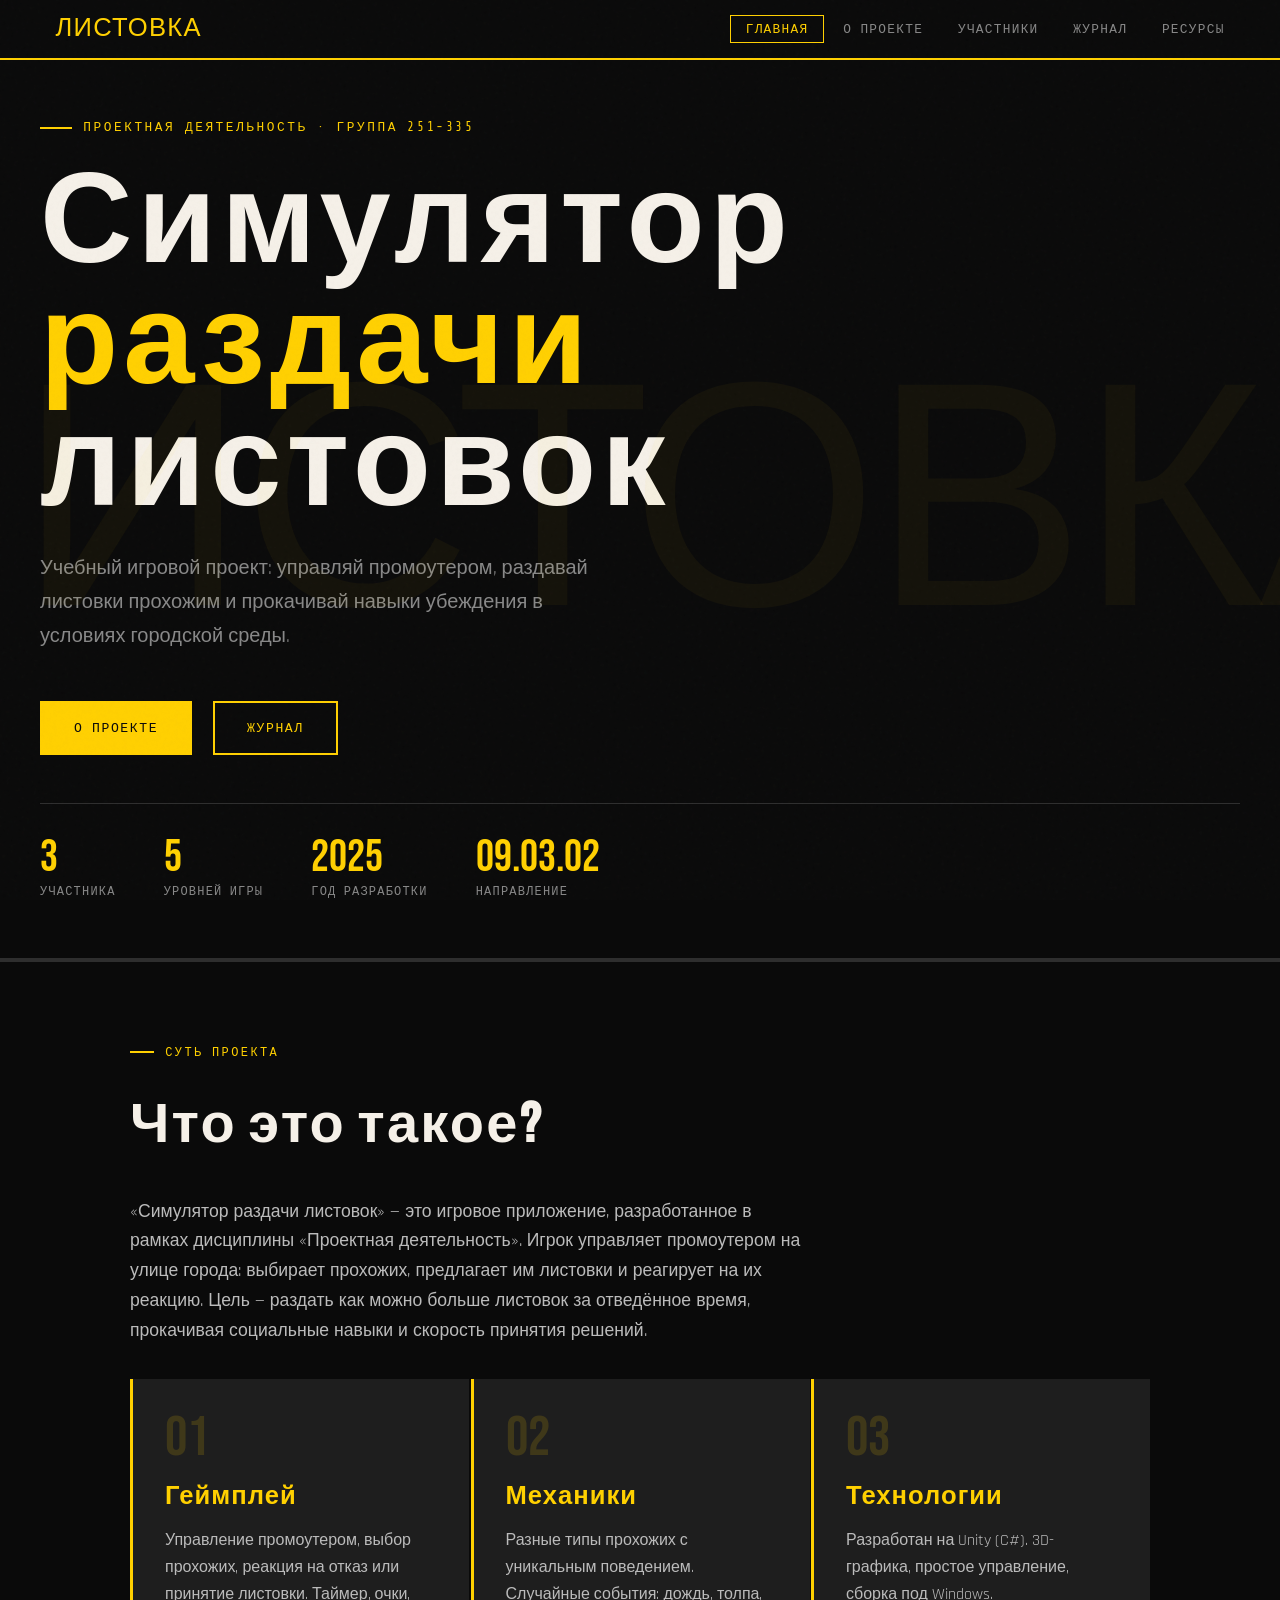
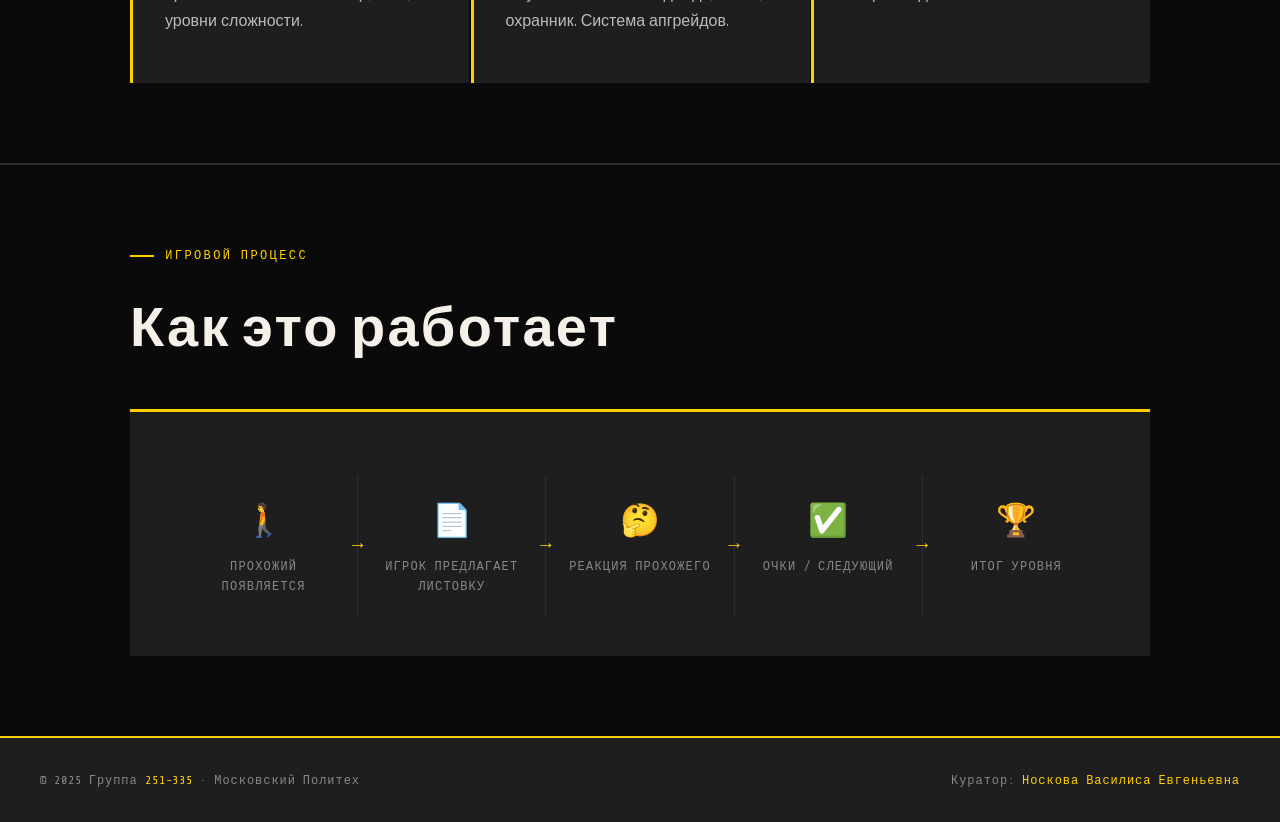
<file: site/index.html>
<!DOCTYPE html>
<html lang="ru">
<head>
  <meta charset="UTF-8">
  <meta name="viewport" content="width=device-width, initial-scale=1.0">
  <title>Симулятор раздачи листовок</title>
  <link rel="stylesheet" href="css/style.css">
</head>
<body>

<nav>
  <a class="nav-logo" href="index.html">ЛИСТОВКА</a>
  <ul>
    <li><a href="index.html" class="active">Главная</a></li>
    <li><a href="about.html">О проекте</a></li>
    <li><a href="members.html">Участники</a></li>
    <li><a href="journal.html">Журнал</a></li>
    <li><a href="resources.html">Ресурсы</a></li>
  </ul>
</nav>

<main>

  <div class="hero">
    <div class="hero-bg-text">ЛИСТОВКА</div>
    <div class="hero-tag">Проектная деятельность · группа 251-335</div>
    <h1>Симулятор<br><span>раздачи</span><br>листовок</h1>
    <p class="hero-sub">
      Учебный игровой проект: управляй промоутером, раздавай листовки прохожим
      и прокачивай навыки убеждения в условиях городской среды.
    </p>
    <div>
      <a href="about.html" class="btn">О проекте</a>
      <a href="journal.html" class="btn btn-outline">Журнал</a>
    </div>

    <div class="hero-stats">
      <div>
        <div class="stat-num">3</div>
        <div class="stat-label">Участника</div>
      </div>
      <div>
        <div class="stat-num">5</div>
        <div class="stat-label">Уровней игры</div>
      </div>
      <div>
        <div class="stat-num">2025</div>
        <div class="stat-label">Год разработки</div>
      </div>
      <div>
        <div class="stat-num">09.03.02</div>
        <div class="stat-label">Направление</div>
      </div>
    </div>
  </div>

  <hr class="divider">

  <section>
    <div class="section-label">Суть проекта</div>
    <h2>Что это такое?</h2>
    <p style="max-width:680px; color: #bbb;">
      «Симулятор раздачи листовок» — это игровое приложение, разработанное в рамках
      дисциплины «Проектная деятельность». Игрок управляет промоутером на улице города:
      выбирает прохожих, предлагает им листовки и реагирует на их реакцию.
      Цель — раздать как можно больше листовок за отведённое время, прокачивая
      социальные навыки и скорость принятия решений.
    </p>

    <div class="cards">
      <div class="card">
        <div class="card-num">01</div>
        <h3>Геймплей</h3>
        <p style="color:#bbb; font-size:1rem;">Управление промоутером, выбор прохожих, реакция на отказ или принятие листовки. Таймер, очки, уровни сложности.</p>
      </div>
      <div class="card">
        <div class="card-num">02</div>
        <h3>Механики</h3>
        <p style="color:#bbb; font-size:1rem;">Разные типы прохожих с уникальным поведением. Случайные события: дождь, толпа, охранник. Система апгрейдов.</p>
      </div>
      <div class="card">
        <div class="card-num">03</div>
        <h3>Технологии</h3>
        <p style="color:#bbb; font-size:1rem;">Разработан на Unity (C#). 3D-графика, простое управление, сборка под Windows.</p>
      </div>
    </div>
  </section>

  <hr class="divider">

  <!-- Схема игрового процесса -->
  <section>
    <div class="section-label">Игровой процесс</div>
    <h2>Как это работает</h2>
    <div class="diagram">
      <div class="diagram-flow">
        <div class="flow-node">
          <div class="flow-icon">🚶</div>
          <div class="flow-label">Прохожий появляется</div>
        </div>
        <div class="flow-node">
          <div class="flow-icon">📄</div>
          <div class="flow-label">Игрок предлагает листовку</div>
        </div>
        <div class="flow-node">
          <div class="flow-icon">🤔</div>
          <div class="flow-label">Реакция прохожего</div>
        </div>
        <div class="flow-node">
          <div class="flow-icon">✅</div>
          <div class="flow-label">Очки / следующий</div>
        </div>
        <div class="flow-node">
          <div class="flow-icon">🏆</div>
          <div class="flow-label">Итог уровня</div>
        </div>
      </div>
    </div>
  </section>

</main>

<footer>
  <div>© 2025 Группа <span>251-335</span> · Московский Политех</div>
  <div>Куратор: <span>Носкова Василиса Евгеньевна</span></div>
</footer>

</body>
</html>
</file>
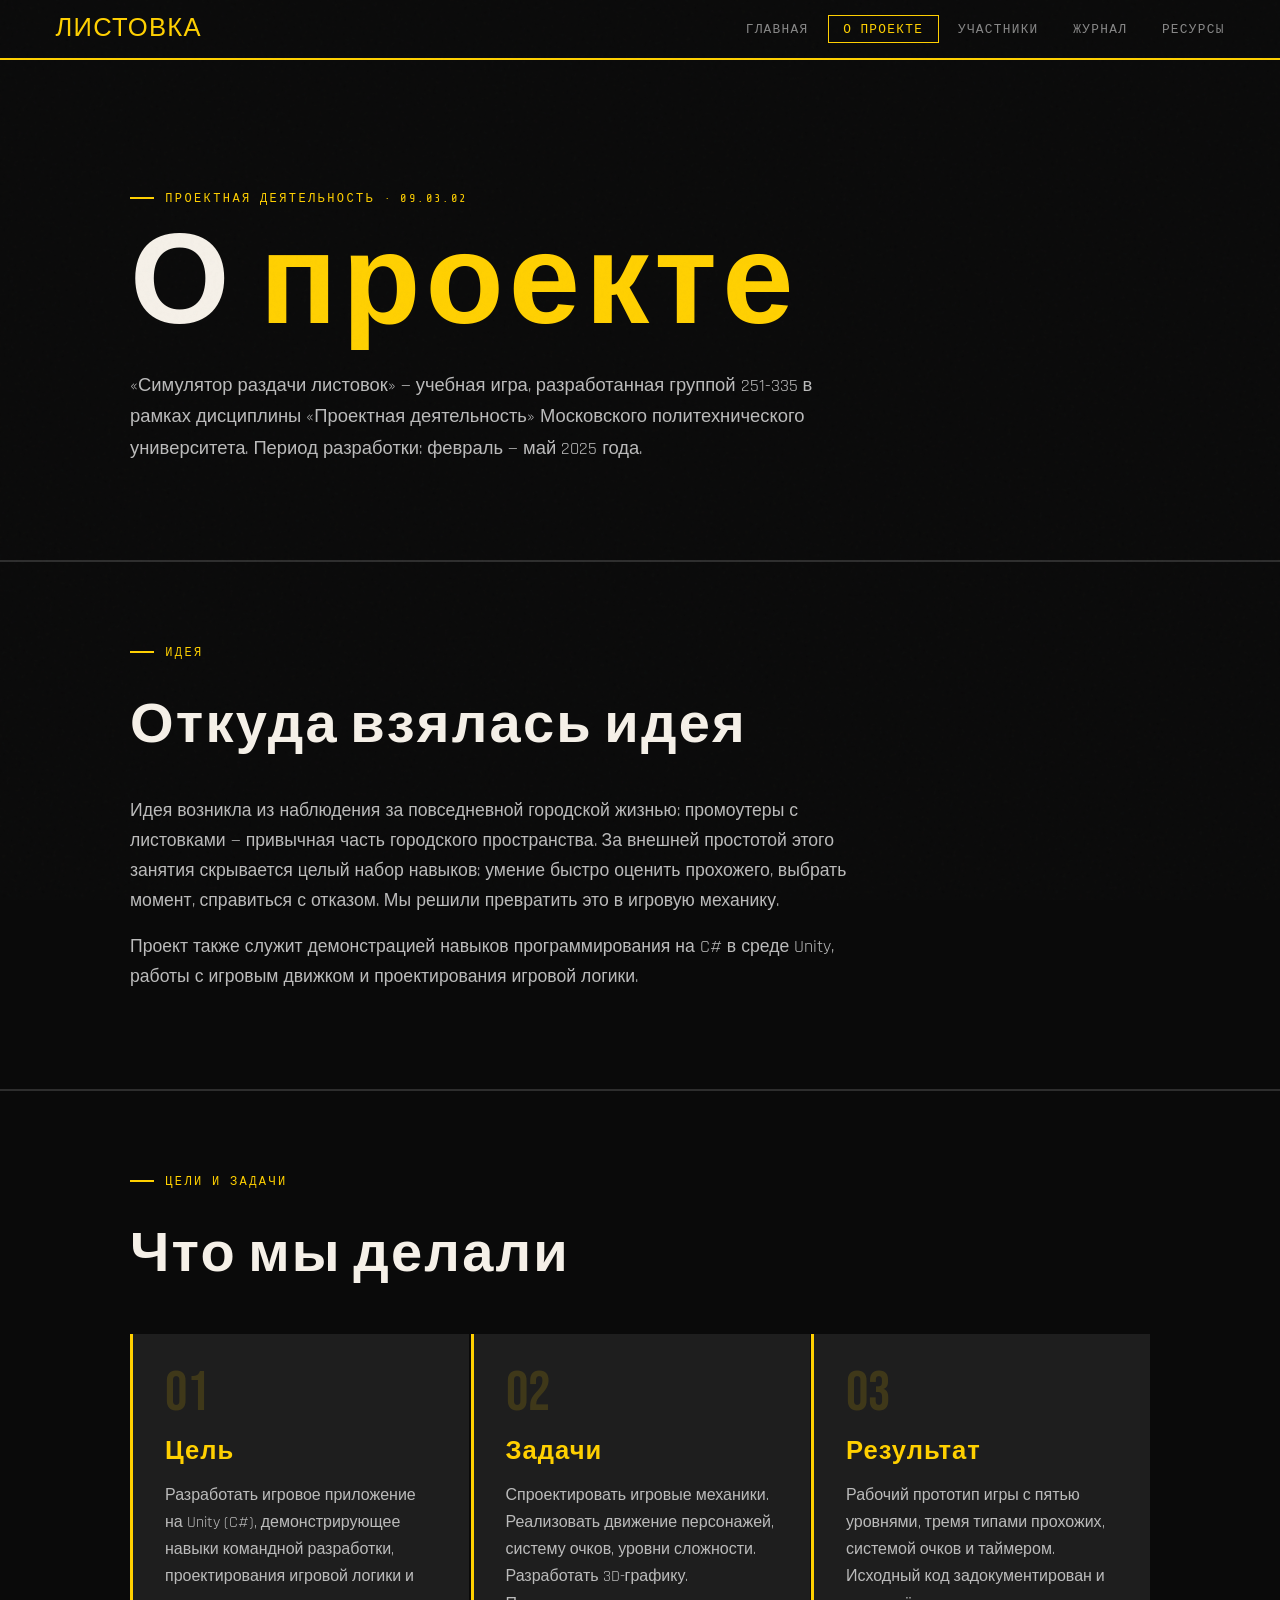
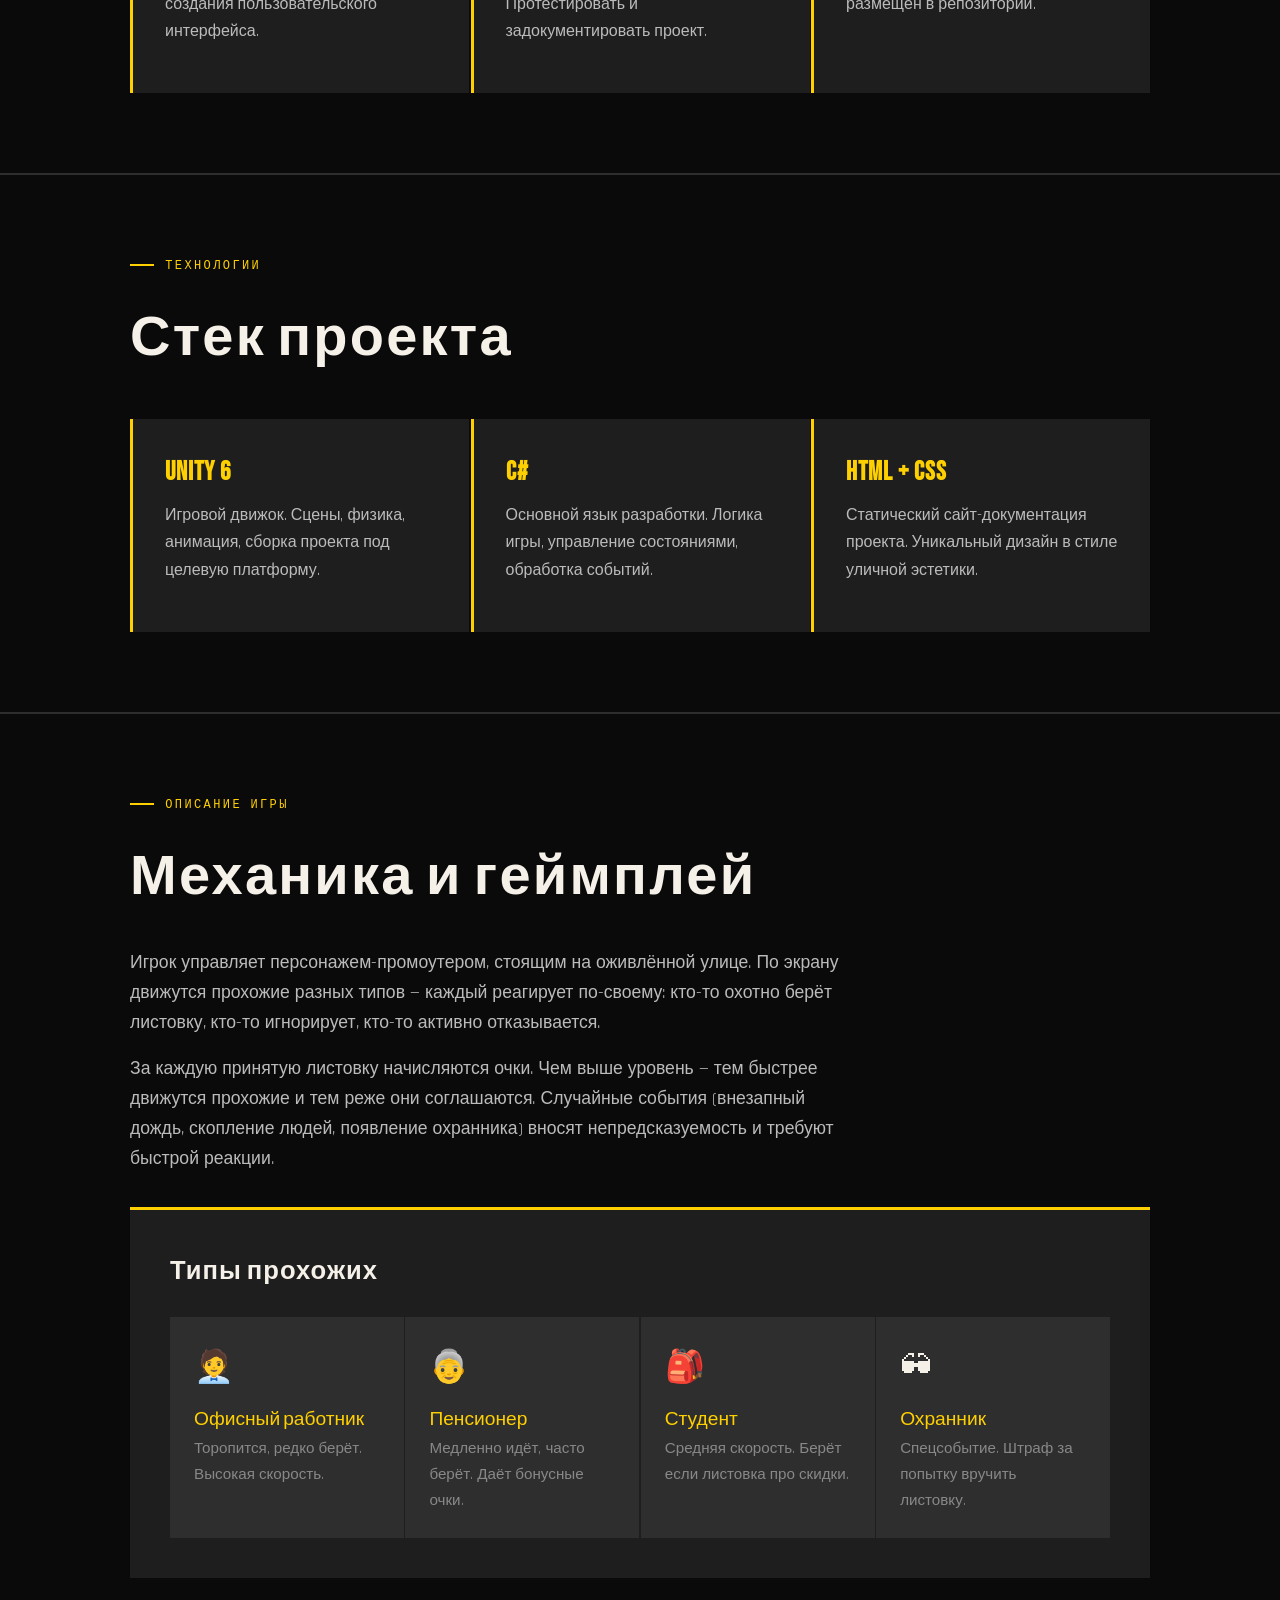
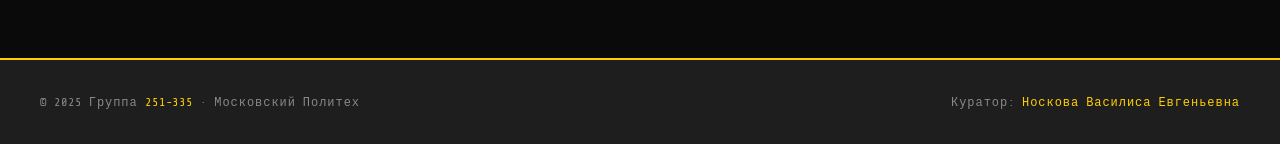
<file: site/about.html>
<!DOCTYPE html>
<html lang="ru">
<head>
  <meta charset="UTF-8">
  <meta name="viewport" content="width=device-width, initial-scale=1.0">
  <title>О проекте — Симулятор раздачи листовок</title>
  <link rel="stylesheet" href="css/style.css">
</head>
<body>

<nav>
  <a class="nav-logo" href="index.html">ЛИСТОВКА</a>
  <ul>
    <li><a href="index.html">Главная</a></li>
    <li><a href="about.html" class="active">О проекте</a></li>
    <li><a href="members.html">Участники</a></li>
    <li><a href="journal.html">Журнал</a></li>
    <li><a href="resources.html">Ресурсы</a></li>
  </ul>
</nav>

<main>
  <section style="padding-top: 8rem;">
    <div class="section-label">Проектная деятельность · 09.03.02</div>
    <h1>О <span style="color:var(--yellow)">проекте</span></h1>
    <p style="max-width:700px; color:#bbb; margin-top:1.5rem; font-size:1.15rem;">
      «Симулятор раздачи листовок» — учебная игра, разработанная группой 251-335
      в рамках дисциплины «Проектная деятельность» Московского политехнического университета.
      Период разработки: февраль — май 2025 года.
    </p>
  </section>

  <hr class="divider">

  <section>
    <div class="section-label">Идея</div>
    <h2>Откуда взялась идея</h2>
    <p style="max-width:720px; color:#bbb;">
      Идея возникла из наблюдения за повседневной городской жизнью: промоутеры с листовками —
      привычная часть городского пространства. За внешней простотой этого занятия скрывается
      целый набор навыков: умение быстро оценить прохожего, выбрать момент, справиться с отказом.
      Мы решили превратить это в игровую механику.
    </p>
    <p style="max-width:720px; color:#bbb;">
      Проект также служит демонстрацией навыков программирования на C# в среде Unity,
      работы с игровым движком и проектирования игровой логики.
    </p>
  </section>

  <hr class="divider">

  <section>
    <div class="section-label">Цели и задачи</div>
    <h2>Что мы делали</h2>
    <div class="cards">
      <div class="card">
        <div class="card-num">01</div>
        <h3>Цель</h3>
        <p style="color:#bbb; font-size:1rem;">
          Разработать игровое приложение на Unity (C#), демонстрирующее навыки командной разработки,
          проектирования игровой логики и создания пользовательского интерфейса.
        </p>
      </div>
      <div class="card">
        <div class="card-num">02</div>
        <h3>Задачи</h3>
        <p style="color:#bbb; font-size:1rem;">
          Спроектировать игровые механики. Реализовать движение персонажей, систему очков,
          уровни сложности. Разработать 3D-графику. Протестировать и задокументировать проект.
        </p>
      </div>
      <div class="card">
        <div class="card-num">03</div>
        <h3>Результат</h3>
        <p style="color:#bbb; font-size:1rem;">
          Рабочий прототип игры с пятью уровнями, тремя типами прохожих,
          системой очков и таймером. Исходный код задокументирован и размещён в репозитории.
        </p>
      </div>
    </div>
  </section>

  <hr class="divider">

  <section>
    <div class="section-label">Технологии</div>
    <h2>Стек проекта</h2>
    <div class="cards">
      <div class="card">
        <h3>Unity 6</h3>
        <p style="color:#bbb; font-size:1rem;">Игровой движок. Сцены, физика, анимация, сборка проекта под целевую платформу.</p>
      </div>
      <div class="card">
        <h3>C#</h3>
        <p style="color:#bbb; font-size:1rem;">Основной язык разработки. Логика игры, управление состояниями, обработка событий.</p>
      </div>
      <div class="card">
        <h3>HTML + CSS</h3>
        <p style="color:#bbb; font-size:1rem;">Статический сайт-документация проекта. Уникальный дизайн в стиле уличной эстетики.</p>
      </div>
    </div>
  </section>

  <hr class="divider">

  <section>
    <div class="section-label">Описание игры</div>
    <h2>Механика и геймплей</h2>
    <p style="max-width:720px; color:#bbb;">
      Игрок управляет персонажем-промоутером, стоящим на оживлённой улице.
      По экрану движутся прохожие разных типов — каждый реагирует по-своему:
      кто-то охотно берёт листовку, кто-то игнорирует, кто-то активно отказывается.
    </p>
    <p style="max-width:720px; color:#bbb;">
      За каждую принятую листовку начисляются очки. Чем выше уровень —
      тем быстрее движутся прохожие и тем реже они соглашаются.
      Случайные события (внезапный дождь, скопление людей, появление охранника)
      вносят непредсказуемость и требуют быстрой реакции.
    </p>

    <div class="diagram" style="margin-top:2rem;">
      <h3 style="margin-bottom:1.5rem; color:var(--white);">Типы прохожих</h3>
      <div style="display:grid; grid-template-columns: repeat(auto-fill, minmax(200px, 1fr)); gap:1.5px;">
        <div style="background:var(--grey2); padding:1.5rem;">
          <div style="font-size:2rem; margin-bottom:.5rem;">🧑‍💼</div>
          <div style="font-family:var(--font-h); font-size:1.2rem; color:var(--yellow);">Офисный работник</div>
          <div style="color:var(--muted); font-size:.95rem;">Торопится, редко берёт. Высокая скорость.</div>
        </div>
        <div style="background:var(--grey2); padding:1.5rem;">
          <div style="font-size:2rem; margin-bottom:.5rem;">👵</div>
          <div style="font-family:var(--font-h); font-size:1.2rem; color:var(--yellow);">Пенсионер</div>
          <div style="color:var(--muted); font-size:.95rem;">Медленно идёт, часто берёт. Даёт бонусные очки.</div>
        </div>
        <div style="background:var(--grey2); padding:1.5rem;">
          <div style="font-size:2rem; margin-bottom:.5rem;">🎒</div>
          <div style="font-family:var(--font-h); font-size:1.2rem; color:var(--yellow);">Студент</div>
          <div style="color:var(--muted); font-size:.95rem;">Средняя скорость. Берёт если листовка про скидки.</div>
        </div>
        <div style="background:var(--grey2); padding:1.5rem;">
          <div style="font-size:2rem; margin-bottom:.5rem;">🕶</div>
          <div style="font-family:var(--font-h); font-size:1.2rem; color:var(--yellow);">Охранник</div>
          <div style="color:var(--muted); font-size:.95rem;">Спецсобытие. Штраф за попытку вручить листовку.</div>
        </div>
      </div>
    </div>
  </section>
</main>

<footer>
  <div>© 2025 Группа <span>251-335</span> · Московский Политех</div>
  <div>Куратор: <span>Носкова Василиса Евгеньевна</span></div>
</footer>

</body>
</html>
</file>
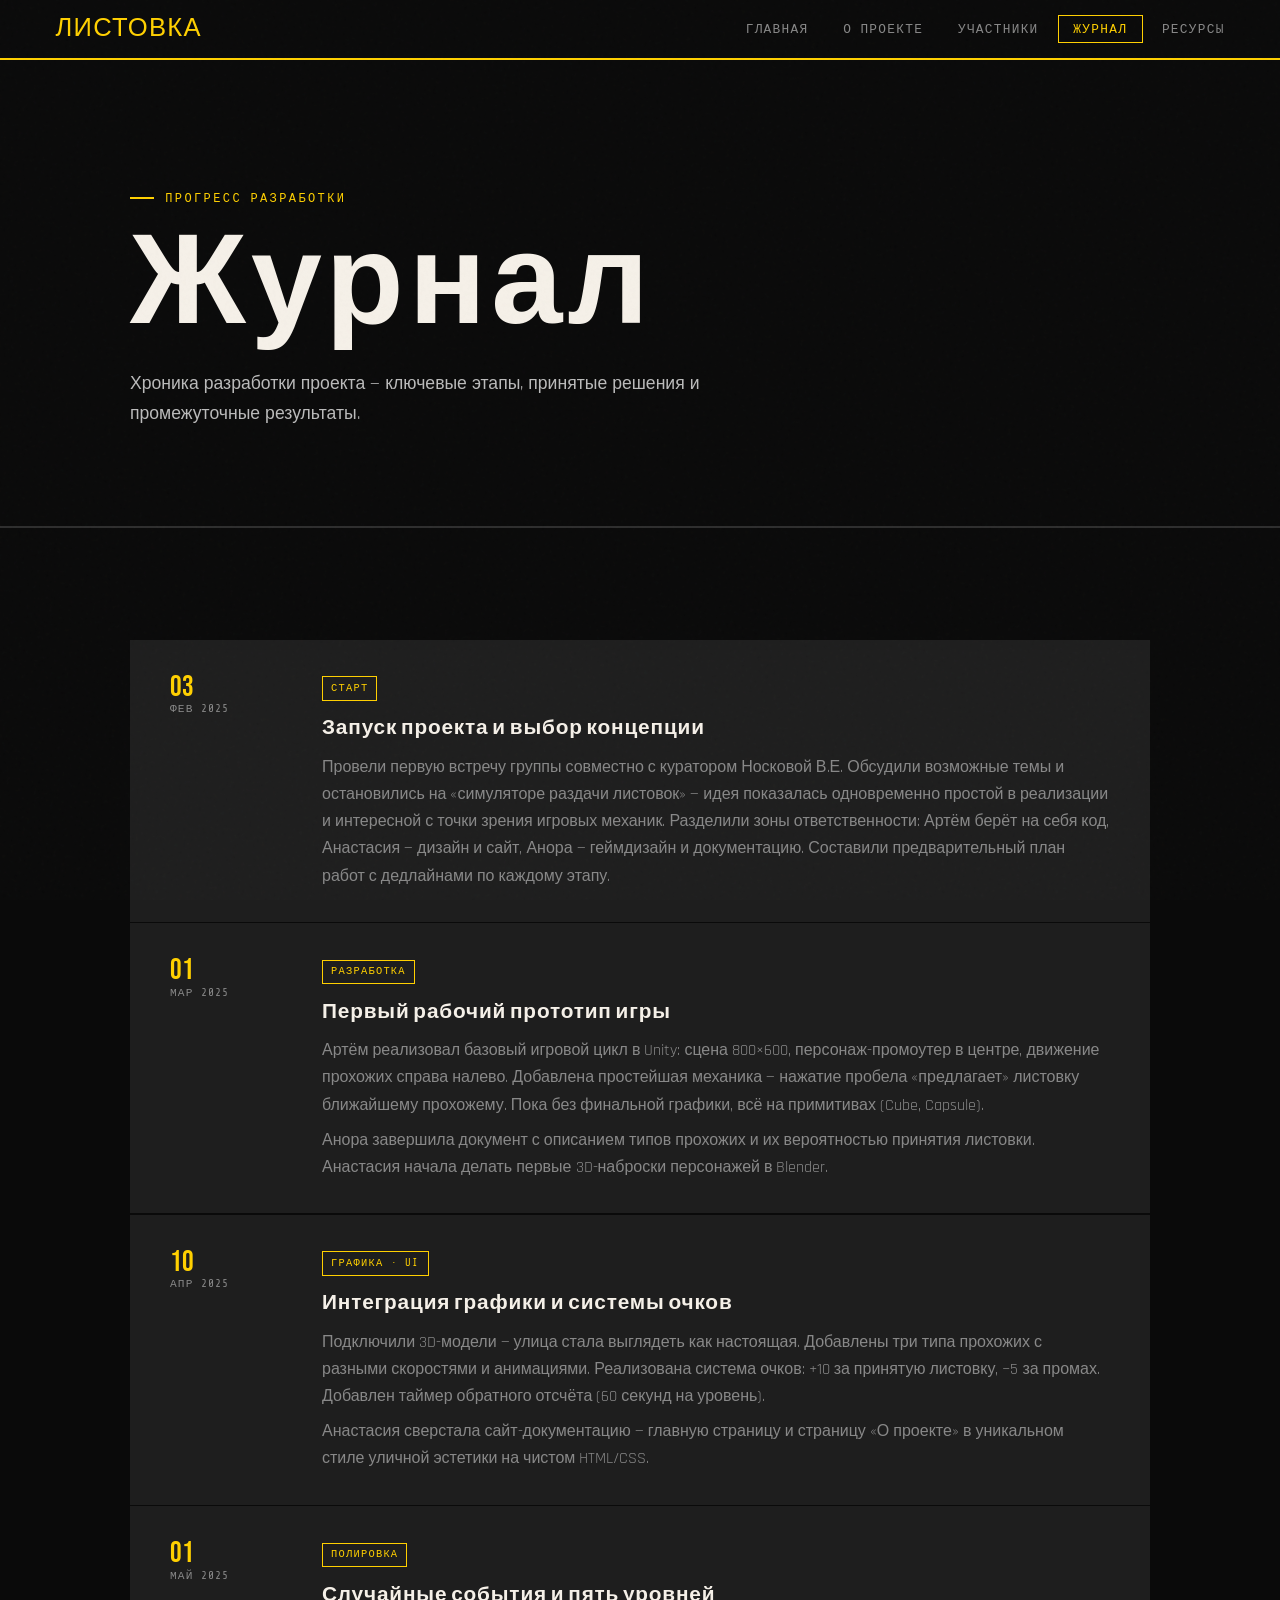
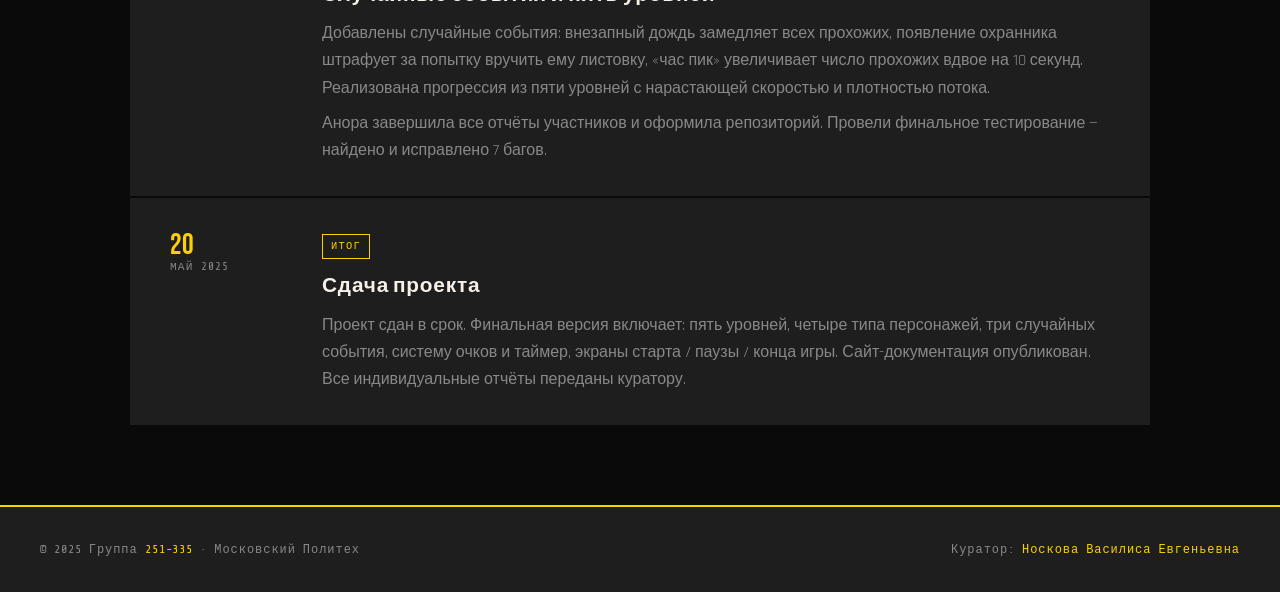
<file: site/journal.html>
<!DOCTYPE html>
<html lang="ru">
<head>
  <meta charset="UTF-8">
  <meta name="viewport" content="width=device-width, initial-scale=1.0">
  <title>Журнал — Симулятор раздачи листовок</title>
  <link rel="stylesheet" href="css/style.css">
</head>
<body>

<nav>
  <a class="nav-logo" href="index.html">ЛИСТОВКА</a>
  <ul>
    <li><a href="index.html">Главная</a></li>
    <li><a href="about.html">О проекте</a></li>
    <li><a href="members.html">Участники</a></li>
    <li><a href="journal.html" class="active">Журнал</a></li>
    <li><a href="resources.html">Ресурсы</a></li>
  </ul>
</nav>

<main>
  <section style="padding-top:8rem;">
    <div class="section-label">Прогресс разработки</div>
    <h1>Журнал</h1>
    <p style="max-width:640px; color:#bbb; margin-top:1.5rem;">
      Хроника разработки проекта — ключевые этапы, принятые решения и промежуточные результаты.
    </p>
  </section>

  <hr class="divider">

  <section>
    <div class="posts">

      <div class="post">
        <div class="post-date">
          03<span>ФЕВ 2025</span>
        </div>
        <div>
          <div class="post-tag">Старт</div>
          <h3>Запуск проекта и выбор концепции</h3>
          <p>
            Провели первую встречу группы совместно с куратором Носковой В.Е.
            Обсудили возможные темы и остановились на «симуляторе раздачи листовок» —
            идея показалась одновременно простой в реализации и интересной с точки зрения
            игровых механик. Разделили зоны ответственности: Артём берёт на себя код,
            Анастасия — дизайн и сайт, Анора — геймдизайн и документацию.
            Составили предварительный план работ с дедлайнами по каждому этапу.
          </p>
        </div>
      </div>

      <div class="post">
        <div class="post-date">
          01<span>МАР 2025</span>
        </div>
        <div>
          <div class="post-tag">Разработка</div>
          <h3>Первый рабочий прототип игры</h3>
          <p>
            Артём реализовал базовый игровой цикл в Unity: сцена 800×600,
            персонаж-промоутер в центре, движение прохожих справа налево.
            Добавлена простейшая механика — нажатие пробела «предлагает» листовку
            ближайшему прохожему. Пока без финальной графики, всё на примитивах (Cube, Capsule).
          </p>
          <p style="margin-top:.5rem;">
            Анора завершила документ с описанием типов прохожих и их вероятностью принятия
            листовки. Анастасия начала делать первые 3D-наброски персонажей в Blender.
          </p>
        </div>
      </div>

      <div class="post">
        <div class="post-date">
          10<span>АПР 2025</span>
        </div>
        <div>
          <div class="post-tag">Графика · UI</div>
          <h3>Интеграция графики и системы очков</h3>
          <p>
            Подключили 3D-модели — улица стала выглядеть как настоящая.
            Добавлены три типа прохожих с разными скоростями и анимациями.
            Реализована система очков: +10 за принятую листовку, −5 за промах.
            Добавлен таймер обратного отсчёта (60 секунд на уровень).
          </p>
          <p style="margin-top:.5rem;">
            Анастасия сверстала сайт-документацию — главную страницу и страницу
            «О проекте» в уникальном стиле уличной эстетики на чистом HTML/CSS.
          </p>
        </div>
      </div>

      <div class="post">
        <div class="post-date">
          01<span>МАЙ 2025</span>
        </div>
        <div>
          <div class="post-tag">Полировка</div>
          <h3>Случайные события и пять уровней</h3>
          <p>
            Добавлены случайные события: внезапный дождь замедляет всех прохожих,
            появление охранника штрафует за попытку вручить ему листовку,
            «час пик» увеличивает число прохожих вдвое на 10 секунд.
            Реализована прогрессия из пяти уровней с нарастающей скоростью и плотностью потока.
          </p>
          <p style="margin-top:.5rem;">
            Анора завершила все отчёты участников и оформила репозиторий.
            Провели финальное тестирование — найдено и исправлено 7 багов.
          </p>
        </div>
      </div>

      <div class="post">
        <div class="post-date">
          20<span>МАЙ 2025</span>
        </div>
        <div>
          <div class="post-tag">Итог</div>
          <h3>Сдача проекта</h3>
          <p>
            Проект сдан в срок. Финальная версия включает: пять уровней,
            четыре типа персонажей, три случайных события, систему очков и таймер,
            экраны старта / паузы / конца игры. Сайт-документация опубликован.
            Все индивидуальные отчёты переданы куратору.
          </p>
        </div>
      </div>

    </div>
  </section>
</main>

<footer>
  <div>© 2025 Группа <span>251-335</span> · Московский Политех</div>
  <div>Куратор: <span>Носкова Василиса Евгеньевна</span></div>
</footer>

</body>
</html>
</file>
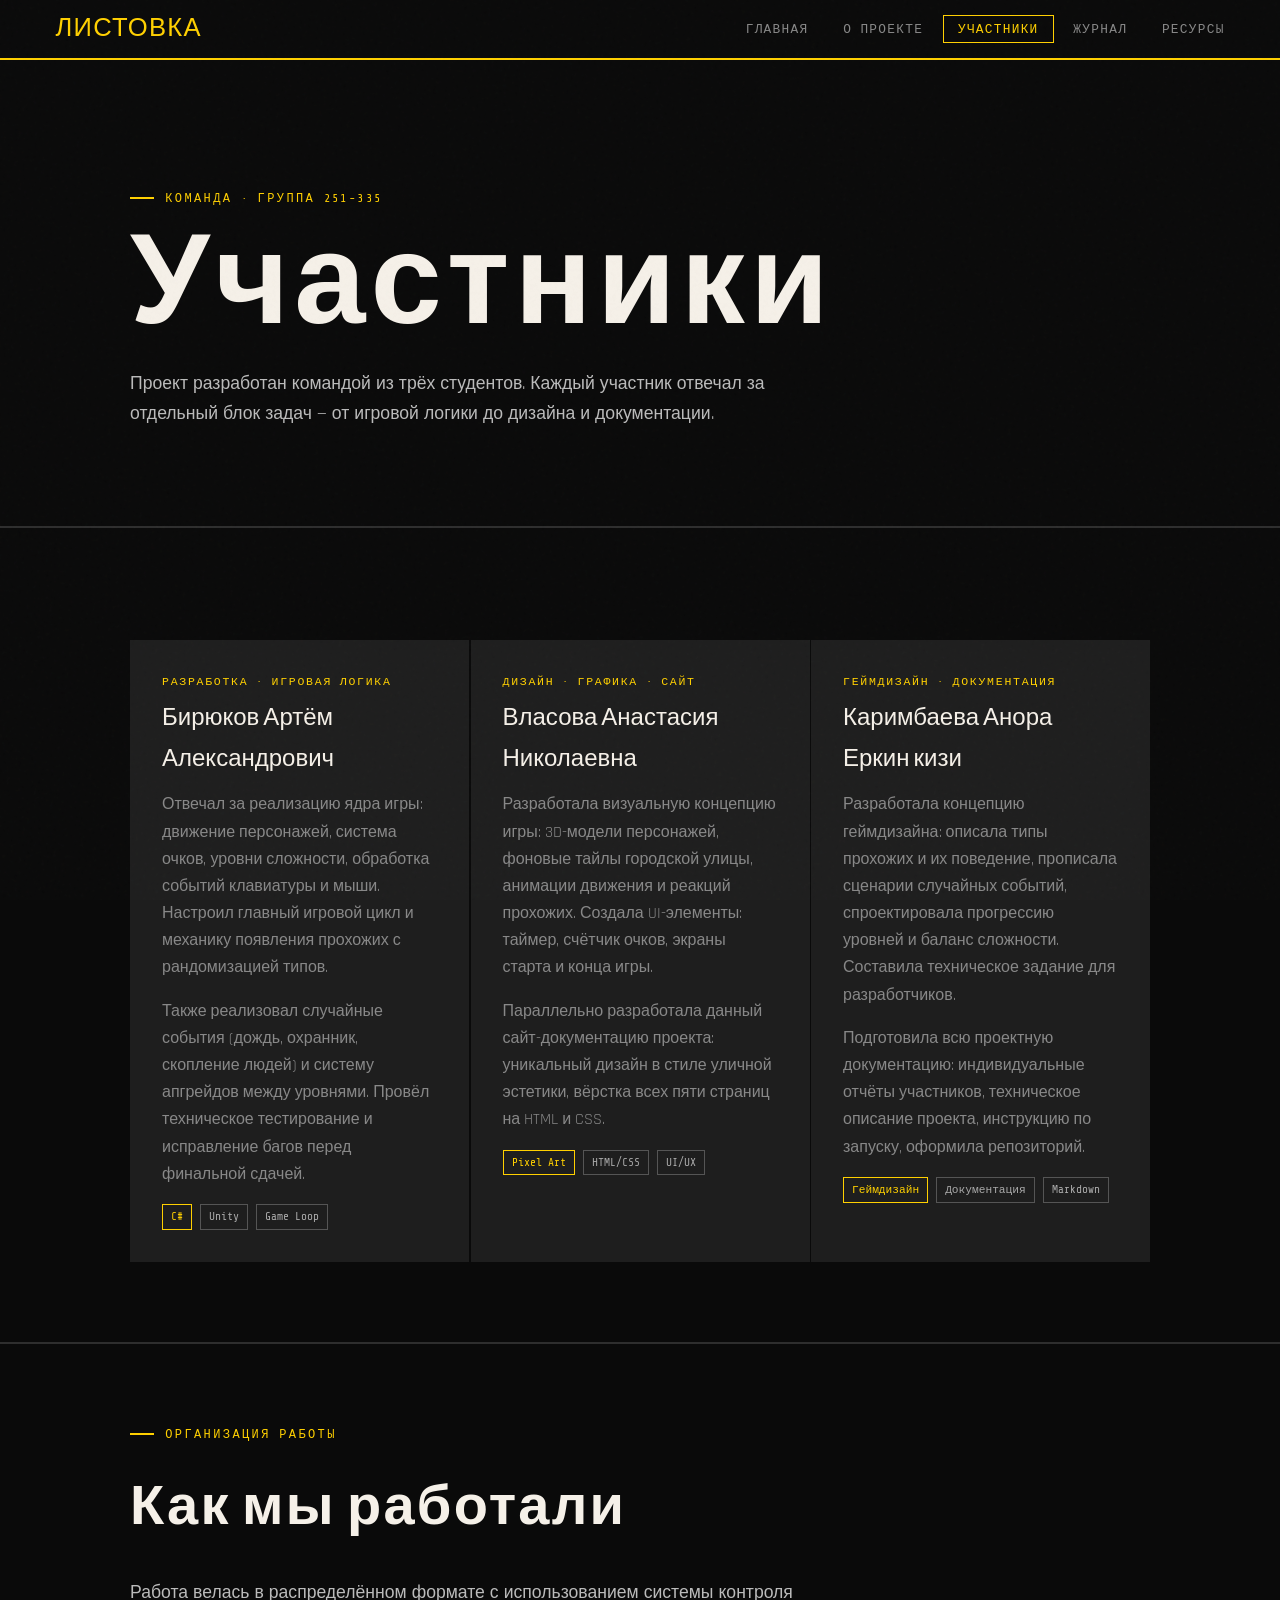
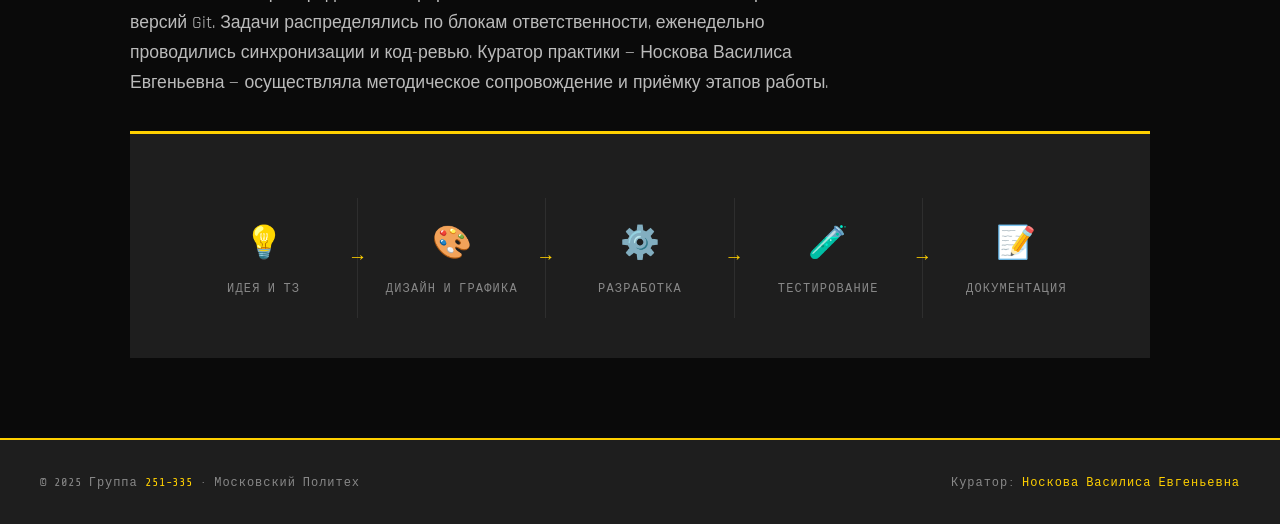
<file: site/members.html>
<!DOCTYPE html>
<html lang="ru">
<head>
  <meta charset="UTF-8">
  <meta name="viewport" content="width=device-width, initial-scale=1.0">
  <title>Участники — Симулятор раздачи листовок</title>
  <link rel="stylesheet" href="css/style.css">
</head>
<body>

<nav>
  <a class="nav-logo" href="index.html">ЛИСТОВКА</a>
  <ul>
    <li><a href="index.html">Главная</a></li>
    <li><a href="about.html">О проекте</a></li>
    <li><a href="members.html" class="active">Участники</a></li>
    <li><a href="journal.html">Журнал</a></li>
    <li><a href="resources.html">Ресурсы</a></li>
  </ul>
</nav>

<main>
  <section style="padding-top:8rem;">
    <div class="section-label">Команда · группа 251-335</div>
    <h1>Участники</h1>
    <p style="max-width:640px; color:#bbb; margin-top:1.5rem;">
      Проект разработан командой из трёх студентов. Каждый участник отвечал
      за отдельный блок задач — от игровой логики до дизайна и документации.
    </p>
  </section>

  <hr class="divider">

  <section>
    <div class="members">

      <div class="member">
        <div class="member-role">Разработка · игровая логика</div>
        <div class="member-name">Бирюков Артём Александрович</div>
        <p>
          Отвечал за реализацию ядра игры: движение персонажей, система очков,
          уровни сложности, обработка событий клавиатуры и мыши. Настроил главный
          игровой цикл и механику появления прохожих с рандомизацией типов.
        </p>
        <p style="margin-top:.75rem;">
          Также реализовал случайные события (дождь, охранник, скопление людей)
          и систему апгрейдов между уровнями. Провёл техническое тестирование
          и исправление багов перед финальной сдачей.
        </p>
        <div style="margin-top:1rem; display:flex; gap:.5rem; flex-wrap:wrap;">
          <span style="font-family:var(--font-m); font-size:.7rem; border:1px solid var(--yellow); color:var(--yellow); padding:.15rem .5rem;">C#</span>
          <span style="font-family:var(--font-m); font-size:.7rem; border:1px solid #555; color:#aaa; padding:.15rem .5rem;">Unity</span>
          <span style="font-family:var(--font-m); font-size:.7rem; border:1px solid #555; color:#aaa; padding:.15rem .5rem;">Game Loop</span>
        </div>
      </div>

      <div class="member">
        <div class="member-role">Дизайн · графика · сайт</div>
        <div class="member-name">Власова Анастасия Николаевна</div>
        <p>
          Разработала визуальную концепцию игры: 3D-модели персонажей,
          фоновые тайлы городской улицы, анимации движения и реакций прохожих.
          Создала UI-элементы: таймер, счётчик очков, экраны старта и конца игры.
        </p>
        <p style="margin-top:.75rem;">
          Параллельно разработала данный сайт-документацию проекта: уникальный
          дизайн в стиле уличной эстетики, вёрстка всех пяти страниц на HTML и CSS.
        </p>
        <div style="margin-top:1rem; display:flex; gap:.5rem; flex-wrap:wrap;">
          <span style="font-family:var(--font-m); font-size:.7rem; border:1px solid var(--yellow); color:var(--yellow); padding:.15rem .5rem;">Pixel Art</span>
          <span style="font-family:var(--font-m); font-size:.7rem; border:1px solid #555; color:#aaa; padding:.15rem .5rem;">HTML/CSS</span>
          <span style="font-family:var(--font-m); font-size:.7rem; border:1px solid #555; color:#aaa; padding:.15rem .5rem;">UI/UX</span>
        </div>
      </div>

      <div class="member">
        <div class="member-role">Геймдизайн · документация</div>
        <div class="member-name">Каримбаева Анора Еркин кизи</div>
        <p>
          Разработала концепцию геймдизайна: описала типы прохожих и их поведение,
          прописала сценарии случайных событий, спроектировала прогрессию уровней
          и баланс сложности. Составила техническое задание для разработчиков.
        </p>
        <p style="margin-top:.75rem;">
          Подготовила всю проектную документацию: индивидуальные отчёты участников,
          техническое описание проекта, инструкцию по запуску, оформила репозиторий.
        </p>
        <div style="margin-top:1rem; display:flex; gap:.5rem; flex-wrap:wrap;">
          <span style="font-family:var(--font-m); font-size:.7rem; border:1px solid var(--yellow); color:var(--yellow); padding:.15rem .5rem;">Геймдизайн</span>
          <span style="font-family:var(--font-m); font-size:.7rem; border:1px solid #555; color:#aaa; padding:.15rem .5rem;">Документация</span>
          <span style="font-family:var(--font-m); font-size:.7rem; border:1px solid #555; color:#aaa; padding:.15rem .5rem;">Markdown</span>
        </div>
      </div>

    </div>
  </section>

  <hr class="divider">

  <section>
    <div class="section-label">Организация работы</div>
    <h2>Как мы работали</h2>
    <p style="max-width:720px; color:#bbb;">
      Работа велась в распределённом формате с использованием системы контроля версий Git.
      Задачи распределялись по блокам ответственности, еженедельно проводились
      синхронизации и код-ревью. Куратор практики — Носкова Василиса Евгеньевна —
      осуществляла методическое сопровождение и приёмку этапов работы.
    </p>

    <div class="diagram" style="margin-top:2rem;">
      <div class="diagram-flow">
        <div class="flow-node">
          <div class="flow-icon">💡</div>
          <div class="flow-label">Идея и ТЗ</div>
        </div>
        <div class="flow-node">
          <div class="flow-icon">🎨</div>
          <div class="flow-label">Дизайн и графика</div>
        </div>
        <div class="flow-node">
          <div class="flow-icon">⚙️</div>
          <div class="flow-label">Разработка</div>
        </div>
        <div class="flow-node">
          <div class="flow-icon">🧪</div>
          <div class="flow-label">Тестирование</div>
        </div>
        <div class="flow-node">
          <div class="flow-icon">📝</div>
          <div class="flow-label">Документация</div>
        </div>
      </div>
    </div>
  </section>
</main>

<footer>
  <div>© 2025 Группа <span>251-335</span> · Московский Политех</div>
  <div>Куратор: <span>Носкова Василиса Евгеньевна</span></div>
</footer>

</body>
</html>
</file>
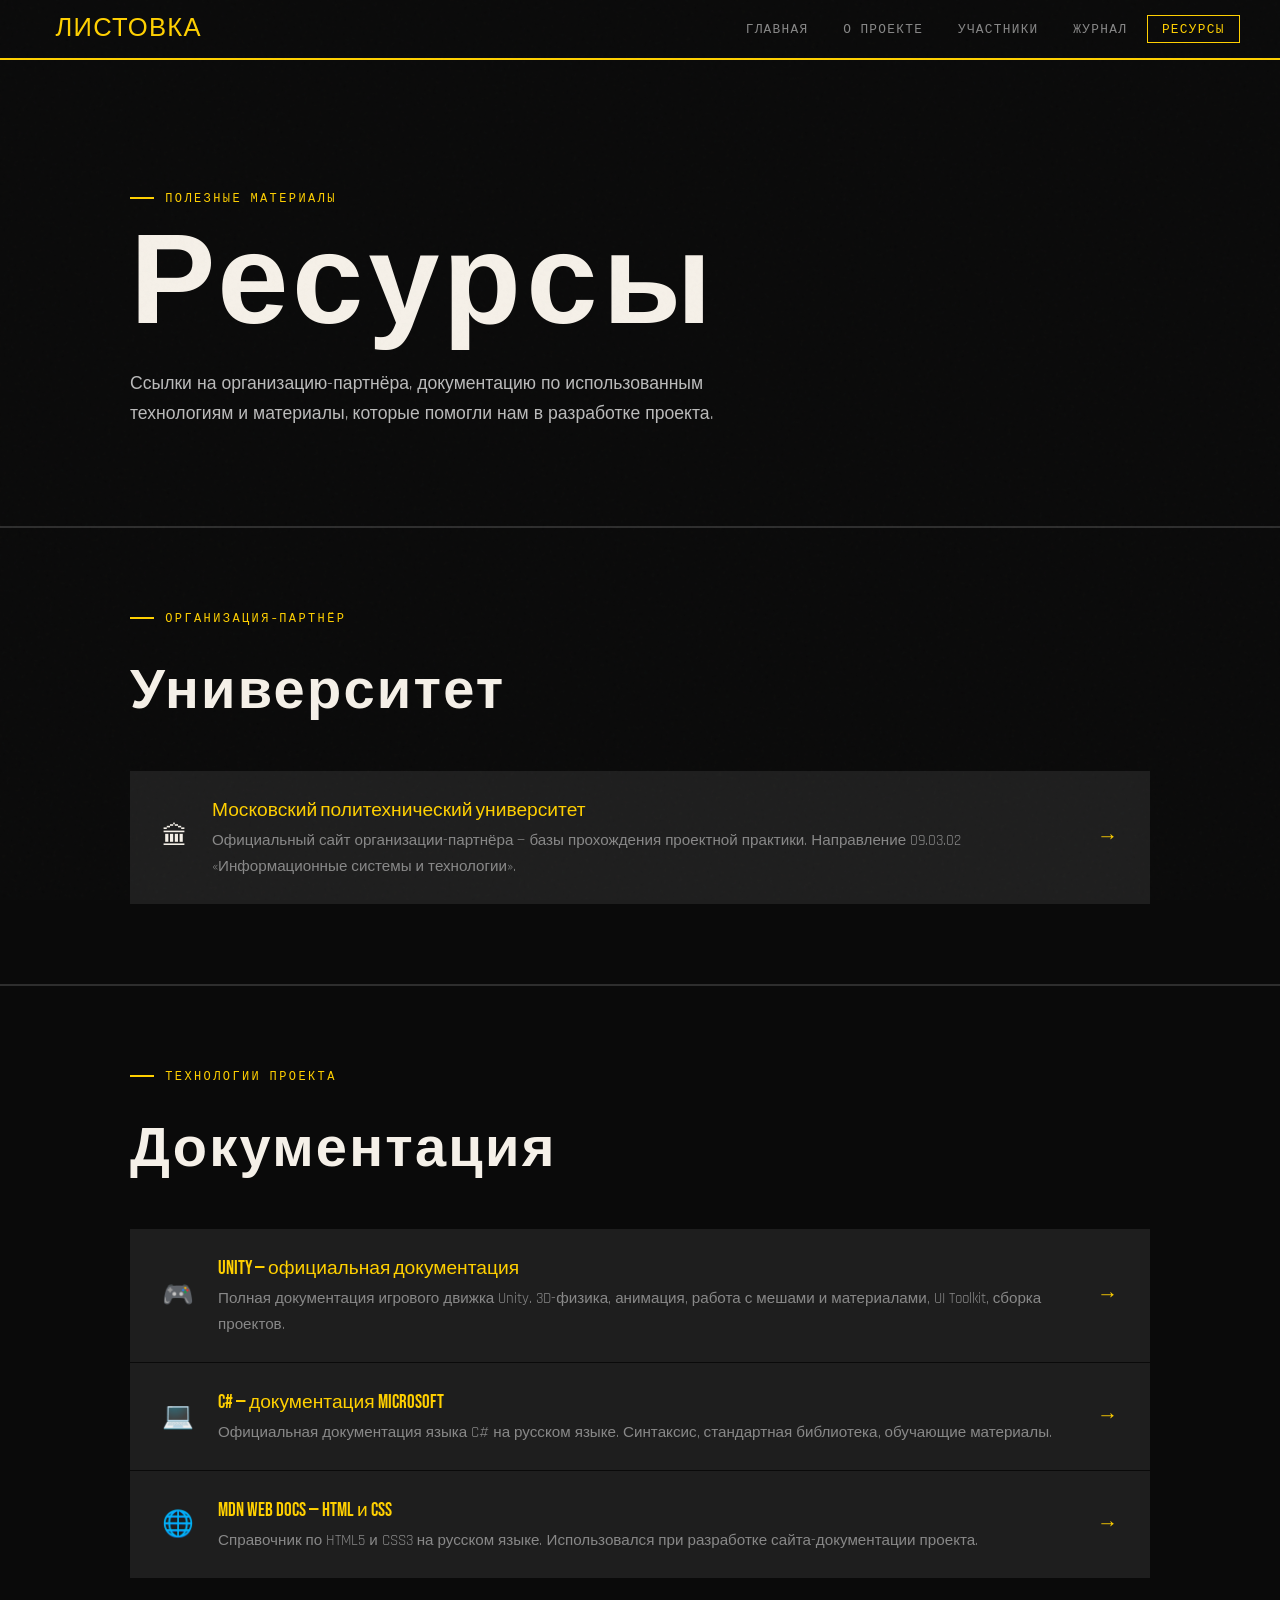
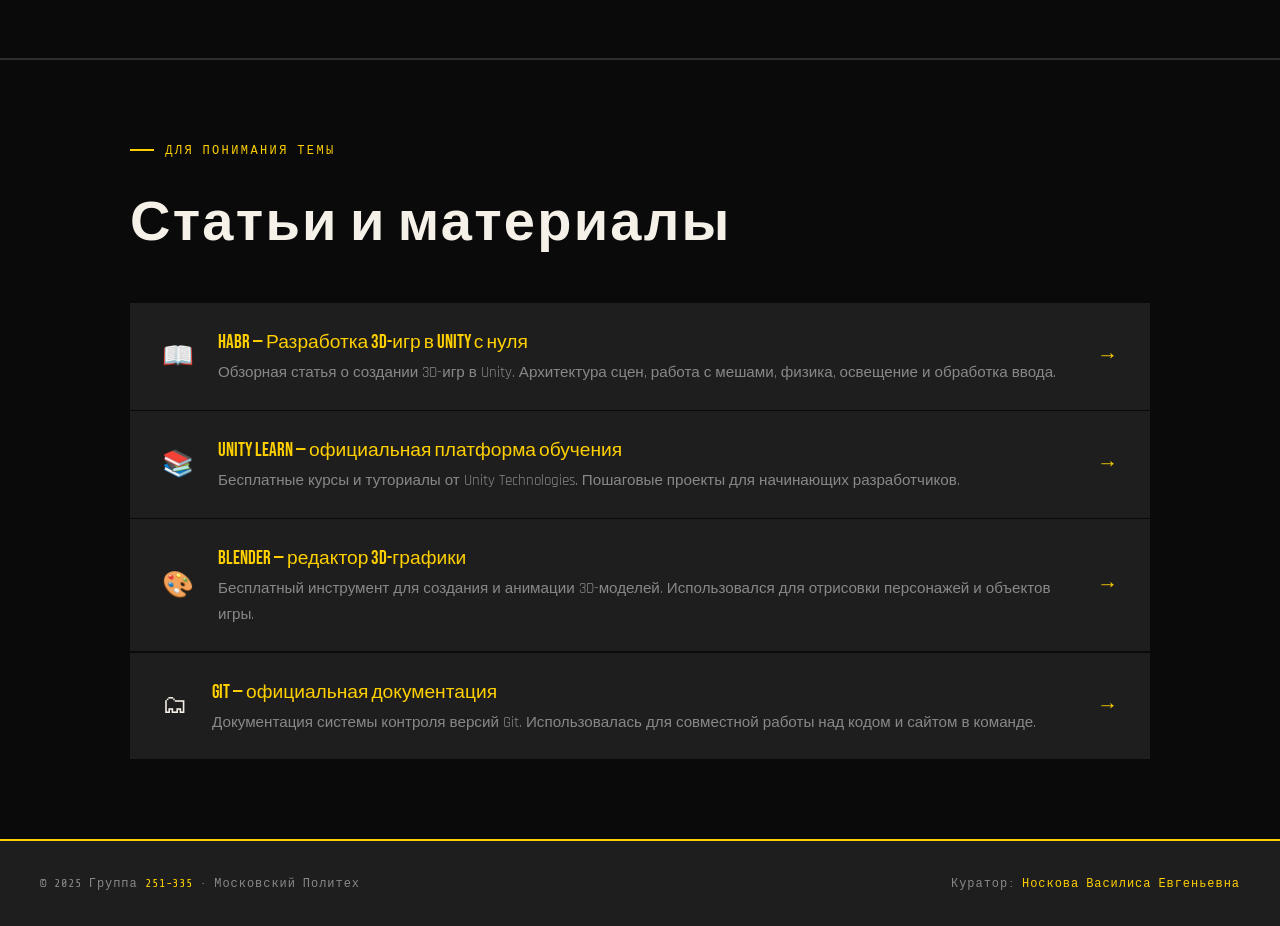
<file: site/resources.html>
<!DOCTYPE html>
<html lang="ru">
<head>
  <meta charset="UTF-8">
  <meta name="viewport" content="width=device-width, initial-scale=1.0">
  <title>Ресурсы — Симулятор раздачи листовок</title>
  <link rel="stylesheet" href="css/style.css">
</head>
<body>

<nav>
  <a class="nav-logo" href="index.html">ЛИСТОВКА</a>
  <ul>
    <li><a href="index.html">Главная</a></li>
    <li><a href="about.html">О проекте</a></li>
    <li><a href="members.html">Участники</a></li>
    <li><a href="journal.html">Журнал</a></li>
    <li><a href="resources.html" class="active">Ресурсы</a></li>
  </ul>
</nav>

<main>
  <section style="padding-top:8rem;">
    <div class="section-label">Полезные материалы</div>
    <h1>Ресурсы</h1>
    <p style="max-width:640px; color:#bbb; margin-top:1.5rem;">
      Ссылки на организацию-партнёра, документацию по использованным технологиям
      и материалы, которые помогли нам в разработке проекта.
    </p>
  </section>

  <hr class="divider">

  <section>
    <div class="section-label">Организация-партнёр</div>
    <h2>Университет</h2>
    <div class="resources-list">
      <a class="resource" href="https://mospolytech.ru" target="_blank">
        <div class="res-icon">🏛</div>
        <div>
          <div class="res-title">Московский политехнический университет</div>
          <div class="res-desc">Официальный сайт организации-партнёра — базы прохождения проектной практики. Направление 09.03.02 «Информационные системы и технологии».</div>
        </div>
        <div class="res-arrow">→</div>
      </a>
    </div>
  </section>

  <hr class="divider">

  <section>
    <div class="section-label">Технологии проекта</div>
    <h2>Документация</h2>
    <div class="resources-list">
      <a class="resource" href="https://docs.unity.com/" target="_blank">
        <div class="res-icon">🎮</div>
        <div>
          <div class="res-title">Unity — официальная документация</div>
          <div class="res-desc">Полная документация игрового движка Unity. 3D-физика, анимация, работа с мешами и материалами, UI Toolkit, сборка проектов.</div>
        </div>
        <div class="res-arrow">→</div>
      </a>
      <a class="resource" href="https://learn.microsoft.com/ru-ru/dotnet/csharp/" target="_blank">
        <div class="res-icon">💻</div>
        <div>
          <div class="res-title">C# — документация Microsoft</div>
          <div class="res-desc">Официальная документация языка C# на русском языке. Синтаксис, стандартная библиотека, обучающие материалы.</div>
        </div>
        <div class="res-arrow">→</div>
      </a>
      <a class="resource" href="https://developer.mozilla.org/ru/docs/Web/HTML" target="_blank">
        <div class="res-icon">🌐</div>
        <div>
          <div class="res-title">MDN Web Docs — HTML и CSS</div>
          <div class="res-desc">Справочник по HTML5 и CSS3 на русском языке. Использовался при разработке сайта-документации проекта.</div>
        </div>
        <div class="res-arrow">→</div>
      </a>
    </div>
  </section>

  <hr class="divider">

  <section>
    <div class="section-label">Для понимания темы</div>
    <h2>Статьи и материалы</h2>
    <div class="resources-list">
      <a class="resource" href="https://habr.com/ru/articles/657887/" target="_blank">
        <div class="res-icon">📖</div>
        <div>
          <div class="res-title">Habr — Разработка 3D-игр в Unity с нуля</div>
          <div class="res-desc">Обзорная статья о создании 3D-игр в Unity. Архитектура сцен, работа с мешами, физика, освещение и обработка ввода.</div>
        </div>
        <div class="res-arrow">→</div>
      </a>
      <a class="resource" href="https://learn.unity.com/" target="_blank">
        <div class="res-icon">📚</div>
        <div>
          <div class="res-title">Unity Learn — официальная платформа обучения</div>
          <div class="res-desc">Бесплатные курсы и туториалы от Unity Technologies. Пошаговые проекты для начинающих разработчиков.</div>
        </div>
        <div class="res-arrow">→</div>
      </a>
      <a class="resource" href="https://www.aseprite.org/" target="_blank">
        <div class="res-icon">🎨</div>
        <div>
          <div class="res-title">Blender — редактор 3D-графики</div>
          <div class="res-desc">Бесплатный инструмент для создания и анимации 3D-моделей. Использовался для отрисовки персонажей и объектов игры.</div>
        </div>
        <div class="res-arrow">→</div>
      </a>
      <a class="resource" href="https://git-scm.com/doc" target="_blank">
        <div class="res-icon">🗂</div>
        <div>
          <div class="res-title">Git — официальная документация</div>
          <div class="res-desc">Документация системы контроля версий Git. Использовалась для совместной работы над кодом и сайтом в команде.</div>
        </div>
        <div class="res-arrow">→</div>
      </a>
    </div>
  </section>
</main>

<footer>
  <div>© 2025 Группа <span>251-335</span> · Московский Политех</div>
  <div>Куратор: <span>Носкова Василиса Евгеньевна</span></div>
</footer>

</body>
</html>
</file>
<file: site/css/style.css>
@import url('https://fonts.googleapis.com/css2?family=Bebas+Neue&family=Rajdhani:wght@400;500;600;700&family=Share+Tech+Mono&display=swap');

:root {
  --black:   #0a0a0a;
  --white:   #f5f0e8;
  --yellow:  #ffd000;
  --red:     #e8220a;
  --grey:    #1e1e1e;
  --grey2:   #2e2e2e;
  --muted:   #888;
  --font-h:  'Bebas Neue', sans-serif;
  --font-b:  'Rajdhani', sans-serif;
  --font-m:  'Share Tech Mono', monospace;
}

*, *::before, *::after { margin: 0; padding: 0; box-sizing: border-box; }

html { scroll-behavior: smooth; }

body {
  background: var(--black);
  color: var(--white);
  font-family: var(--font-b);
  font-size: 1.1rem;
  line-height: 1.7;
  overflow-x: hidden;
}

/* ── Noise overlay ── */
body::before {
  content: '';
  position: fixed; inset: 0;
  background-image: url("data:image/svg+xml,%3Csvg viewBox='0 0 256 256' xmlns='http://www.w3.org/2000/svg'%3E%3Cfilter id='n'%3E%3CfeTurbulence type='fractalNoise' baseFrequency='0.9' numOctaves='4' stitchTiles='stitch'/%3E%3C/filter%3E%3Crect width='100%25' height='100%25' filter='url(%23n)' opacity='0.04'/%3E%3C/svg%3E");
  pointer-events: none; z-index: 9999; opacity: .5;
}

/* ── NAV ── */
nav {
  position: fixed; top: 0; left: 0; width: 100%;
  background: var(--black);
  border-bottom: 2px solid var(--yellow);
  z-index: 100;
  display: flex; align-items: center; justify-content: space-between;
  padding: 0 2.5rem;
  height: 60px;
}

.nav-logo {
  font-family: var(--font-h);
  font-size: 1.6rem;
  color: var(--yellow);
  letter-spacing: .05em;
  text-decoration: none;
}

nav ul { display: flex; gap: .25rem; list-style: none; }

nav a {
  font-family: var(--font-m);
  font-size: .8rem;
  text-transform: uppercase;
  letter-spacing: .1em;
  color: var(--muted);
  text-decoration: none;
  padding: .4rem .9rem;
  border: 1px solid transparent;
  transition: color .2s, border-color .2s;
}
nav a:hover, nav a.active {
  color: var(--yellow);
  border-color: var(--yellow);
}

/* ── LAYOUT ── */
main { padding-top: 60px; }

section { padding: 5rem 2.5rem; max-width: 1100px; margin: 0 auto; }

h1, h2, h3 { font-family: var(--font-h); letter-spacing: .04em; }
h1 { font-size: clamp(3.5rem, 10vw, 8rem); line-height: .95; }
h2 { font-size: clamp(2rem, 5vw, 3.5rem); margin-bottom: 1.5rem; }
h3 { font-size: 1.6rem; color: var(--yellow); margin-bottom: .5rem; }

p { margin-bottom: 1rem; }

/* ── HERO ── */
.hero {
  min-height: 100vh;
  max-width: 100%;
  padding: 0 2.5rem;
  display: flex; flex-direction: column; justify-content: center;
  position: relative;
  border-bottom: 2px solid var(--grey2);
  overflow: hidden;
}

.hero-bg-text {
  position: absolute;
  font-family: var(--font-h);
  font-size: clamp(8rem, 25vw, 22rem);
  color: rgba(255,208,0,.04);
  white-space: nowrap;
  top: 50%; left: 50%;
  transform: translate(-50%, -50%);
  pointer-events: none;
  user-select: none;
  letter-spacing: -.02em;
}

.hero-tag {
  font-family: var(--font-m);
  font-size: .8rem;
  color: var(--yellow);
  letter-spacing: .2em;
  text-transform: uppercase;
  margin-bottom: 1.5rem;
  display: flex; align-items: center; gap: .7rem;
}
.hero-tag::before {
  content: '';
  display: block; width: 32px; height: 2px;
  background: var(--yellow);
}

.hero h1 { max-width: 900px; }
.hero h1 span { color: var(--yellow); }

.hero-sub {
  font-size: 1.25rem;
  color: var(--muted);
  max-width: 560px;
  margin: 1.5rem 0 2.5rem;
}

.hero-stats {
  display: flex; gap: 3rem; flex-wrap: wrap;
  margin-top: 3rem;
  padding-top: 2rem;
  border-top: 1px solid var(--grey2);
}
.stat-num {
  font-family: var(--font-h);
  font-size: 2.8rem;
  color: var(--yellow);
  line-height: 1;
}
.stat-label {
  font-family: var(--font-m);
  font-size: .75rem;
  color: var(--muted);
  text-transform: uppercase;
  letter-spacing: .1em;
}

/* ── BUTTONS ── */
.btn {
  display: inline-block;
  font-family: var(--font-m);
  font-size: .82rem;
  letter-spacing: .12em;
  text-transform: uppercase;
  text-decoration: none;
  padding: .85rem 2rem;
  border: 2px solid var(--yellow);
  color: var(--black);
  background: var(--yellow);
  transition: background .2s, color .2s;
  margin-right: 1rem; margin-top: .5rem;
}
.btn:hover { background: transparent; color: var(--yellow); }
.btn-outline {
  background: transparent;
  color: var(--yellow);
}
.btn-outline:hover { background: var(--yellow); color: var(--black); }

/* ── SECTION LABEL ── */
.section-label {
  font-family: var(--font-m);
  font-size: .75rem;
  color: var(--yellow);
  letter-spacing: .2em;
  text-transform: uppercase;
  display: flex; align-items: center; gap: .7rem;
  margin-bottom: 1rem;
}
.section-label::before {
  content: '';
  display: block; width: 24px; height: 2px;
  background: var(--yellow);
}

/* ── CARDS ── */
.cards { display: grid; grid-template-columns: repeat(auto-fill, minmax(300px, 1fr)); gap: 1.5px; margin-top: 2rem; }

.card {
  background: var(--grey);
  padding: 2rem;
  border-left: 3px solid var(--yellow);
  transition: background .2s;
}
.card:hover { background: var(--grey2); }

.card-num {
  font-family: var(--font-h);
  font-size: 3.5rem;
  color: rgba(255,208,0,.15);
  line-height: 1;
  margin-bottom: .5rem;
}

/* ── MEMBERS ── */
.members { display: grid; grid-template-columns: repeat(auto-fill, minmax(280px, 1fr)); gap: 1.5px; margin-top: 2rem; }

.member {
  background: var(--grey);
  padding: 2rem;
  position: relative;
  overflow: hidden;
}
.member::after {
  content: '';
  position: absolute;
  bottom: 0; left: 0;
  width: 100%; height: 3px;
  background: var(--yellow);
  transform: scaleX(0);
  transform-origin: left;
  transition: transform .3s;
}
.member:hover::after { transform: scaleX(1); }

.member-role {
  font-family: var(--font-m);
  font-size: .72rem;
  color: var(--yellow);
  letter-spacing: .15em;
  text-transform: uppercase;
  margin-bottom: .4rem;
}
.member-name {
  font-family: var(--font-h);
  font-size: 1.5rem;
  margin-bottom: .75rem;
}
.member p { color: var(--muted); font-size: 1rem; }

/* ── JOURNAL ── */
.posts { display: flex; flex-direction: column; gap: 1.5px; margin-top: 2rem; }

.post {
  background: var(--grey);
  padding: 2rem 2.5rem;
  display: grid;
  grid-template-columns: 120px 1fr;
  gap: 2rem;
  align-items: start;
  transition: background .2s;
}
.post:hover { background: var(--grey2); }

.post-date {
  font-family: var(--font-h);
  font-size: 1.8rem;
  color: var(--yellow);
  line-height: 1.1;
}
.post-date span {
  display: block;
  font-family: var(--font-m);
  font-size: .7rem;
  color: var(--muted);
  letter-spacing: .1em;
}
.post h3 { font-size: 1.3rem; margin-bottom: .5rem; color: var(--white); }
.post p { color: var(--muted); font-size: 1rem; margin: 0; }
.post-tag {
  display: inline-block;
  font-family: var(--font-m);
  font-size: .65rem;
  letter-spacing: .12em;
  text-transform: uppercase;
  border: 1px solid var(--yellow);
  color: var(--yellow);
  padding: .15rem .5rem;
  margin-bottom: .6rem;
}

/* ── RESOURCES ── */
.resources-list { display: flex; flex-direction: column; gap: 1.5px; margin-top: 2rem; }

.resource {
  background: var(--grey);
  padding: 1.5rem 2rem;
  display: flex; align-items: center; gap: 1.5rem;
  text-decoration: none;
  color: var(--white);
  transition: background .2s;
}
.resource:hover { background: var(--grey2); }
.resource:hover .res-arrow { transform: translateX(6px); }

.res-icon {
  font-size: 1.6rem;
  flex-shrink: 0;
}
.res-title {
  font-family: var(--font-h);
  font-size: 1.2rem;
  color: var(--yellow);
}
.res-desc { font-size: .95rem; color: var(--muted); }
.res-arrow {
  margin-left: auto;
  font-size: 1.3rem;
  color: var(--yellow);
  transition: transform .2s;
  flex-shrink: 0;
}

/* ── DIAGRAM ── */
.diagram {
  background: var(--grey);
  padding: 2.5rem;
  margin-top: 2rem;
  border-top: 3px solid var(--yellow);
}
.diagram-flow {
  display: flex;
  flex-wrap: wrap;
  gap: 0;
  margin-top: 1.5rem;
}
.flow-node {
  flex: 1;
  min-width: 140px;
  padding: 1.2rem 1rem;
  text-align: center;
  border-right: 1px solid var(--grey2);
  position: relative;
}
.flow-node:last-child { border-right: none; }
.flow-node::after {
  content: '→';
  position: absolute;
  right: -10px; top: 50%;
  transform: translateY(-50%);
  color: var(--yellow);
  font-size: 1.2rem;
  z-index: 2;
}
.flow-node:last-child::after { display: none; }
.flow-icon { font-size: 2rem; margin-bottom: .4rem; }
.flow-label {
  font-family: var(--font-m);
  font-size: .75rem;
  color: var(--muted);
  text-transform: uppercase;
  letter-spacing: .1em;
}

/* ── DIVIDER ── */
.divider {
  width: 100%; height: 2px;
  background: var(--grey2);
  border: none;
  margin: 0;
}

/* ── FOOTER ── */
footer {
  background: var(--grey);
  border-top: 2px solid var(--yellow);
  padding: 2rem 2.5rem;
  display: flex; align-items: center; justify-content: space-between;
  flex-wrap: wrap; gap: 1rem;
  font-family: var(--font-m);
  font-size: .75rem;
  color: var(--muted);
  letter-spacing: .08em;
}
footer span { color: var(--yellow); }

/* ── RESPONSIVE ── */
@media (max-width: 640px) {
  nav { padding: 0 1rem; }
  section { padding: 3rem 1.25rem; }
  .post { grid-template-columns: 1fr; gap: .75rem; }
  .hero-stats { gap: 1.5rem; }
  nav ul { gap: 0; }
  nav a { padding: .4rem .5rem; font-size: .7rem; }
}
</file>
